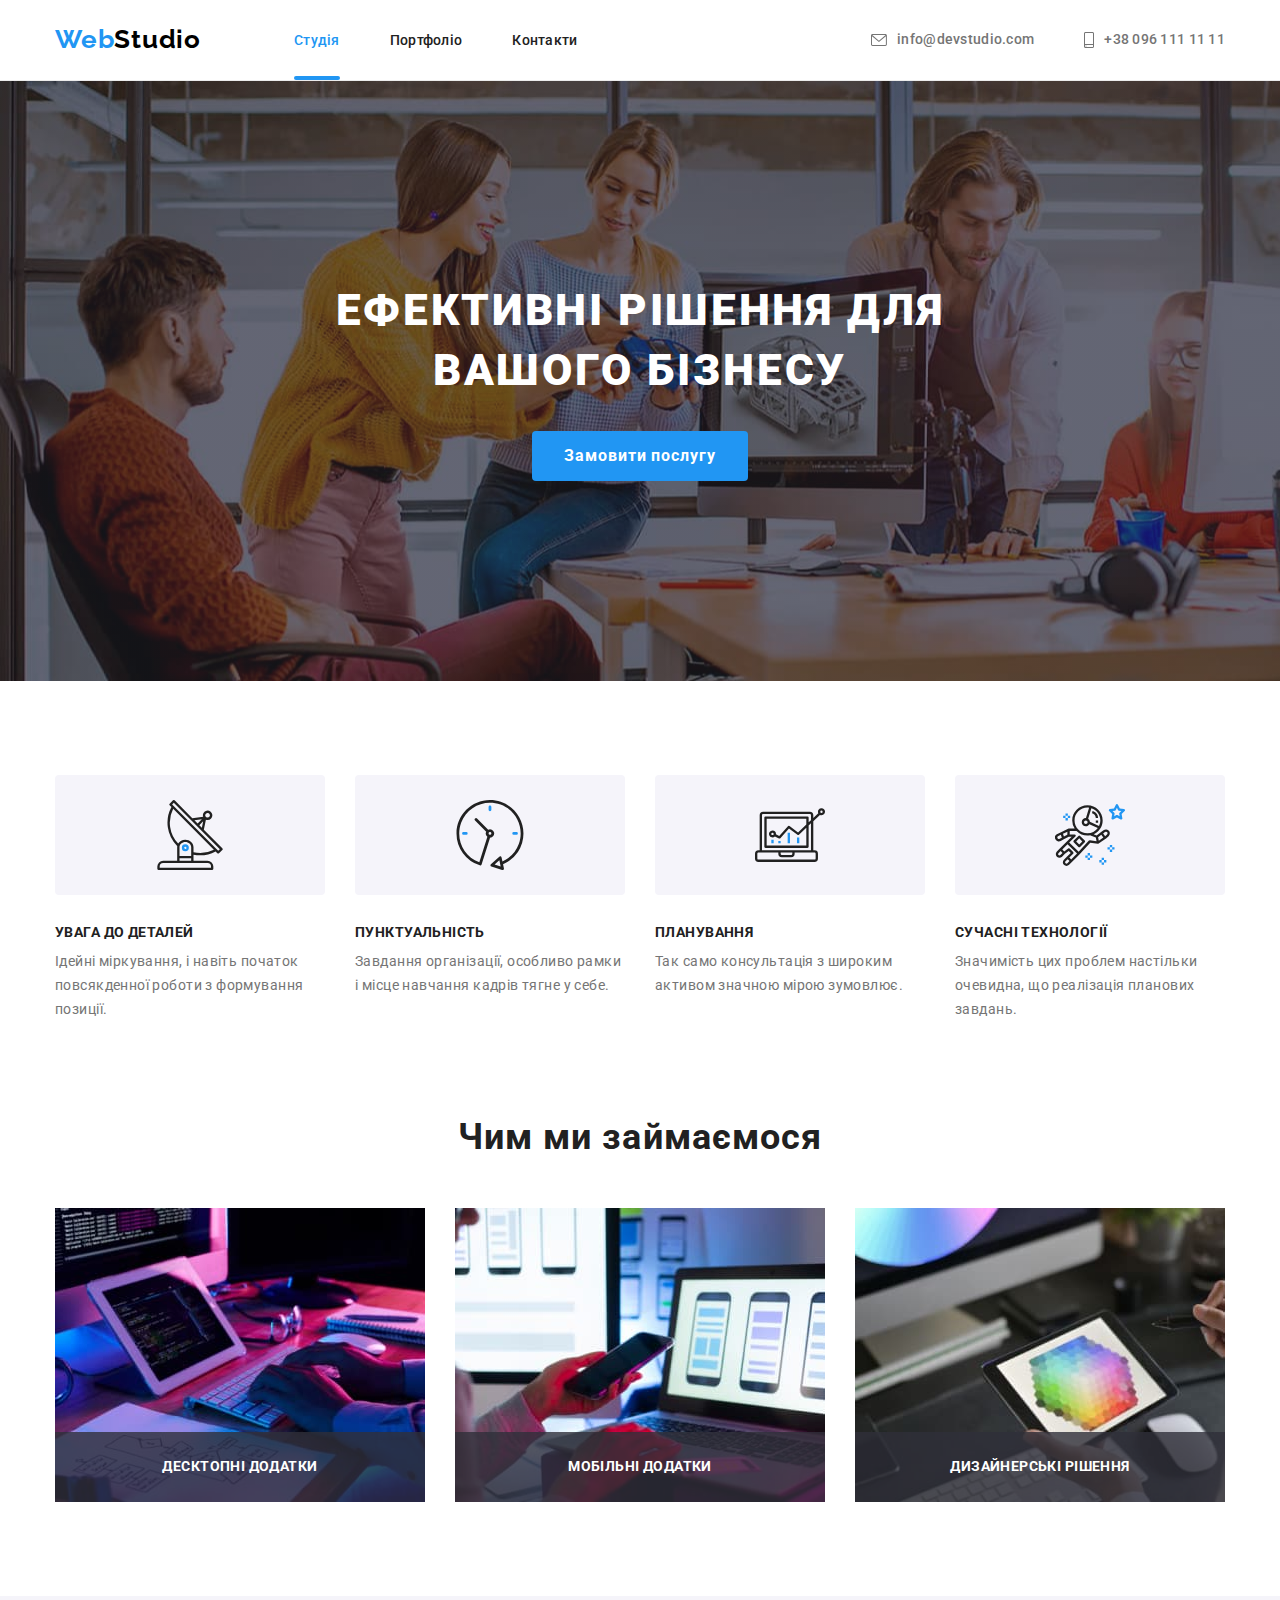
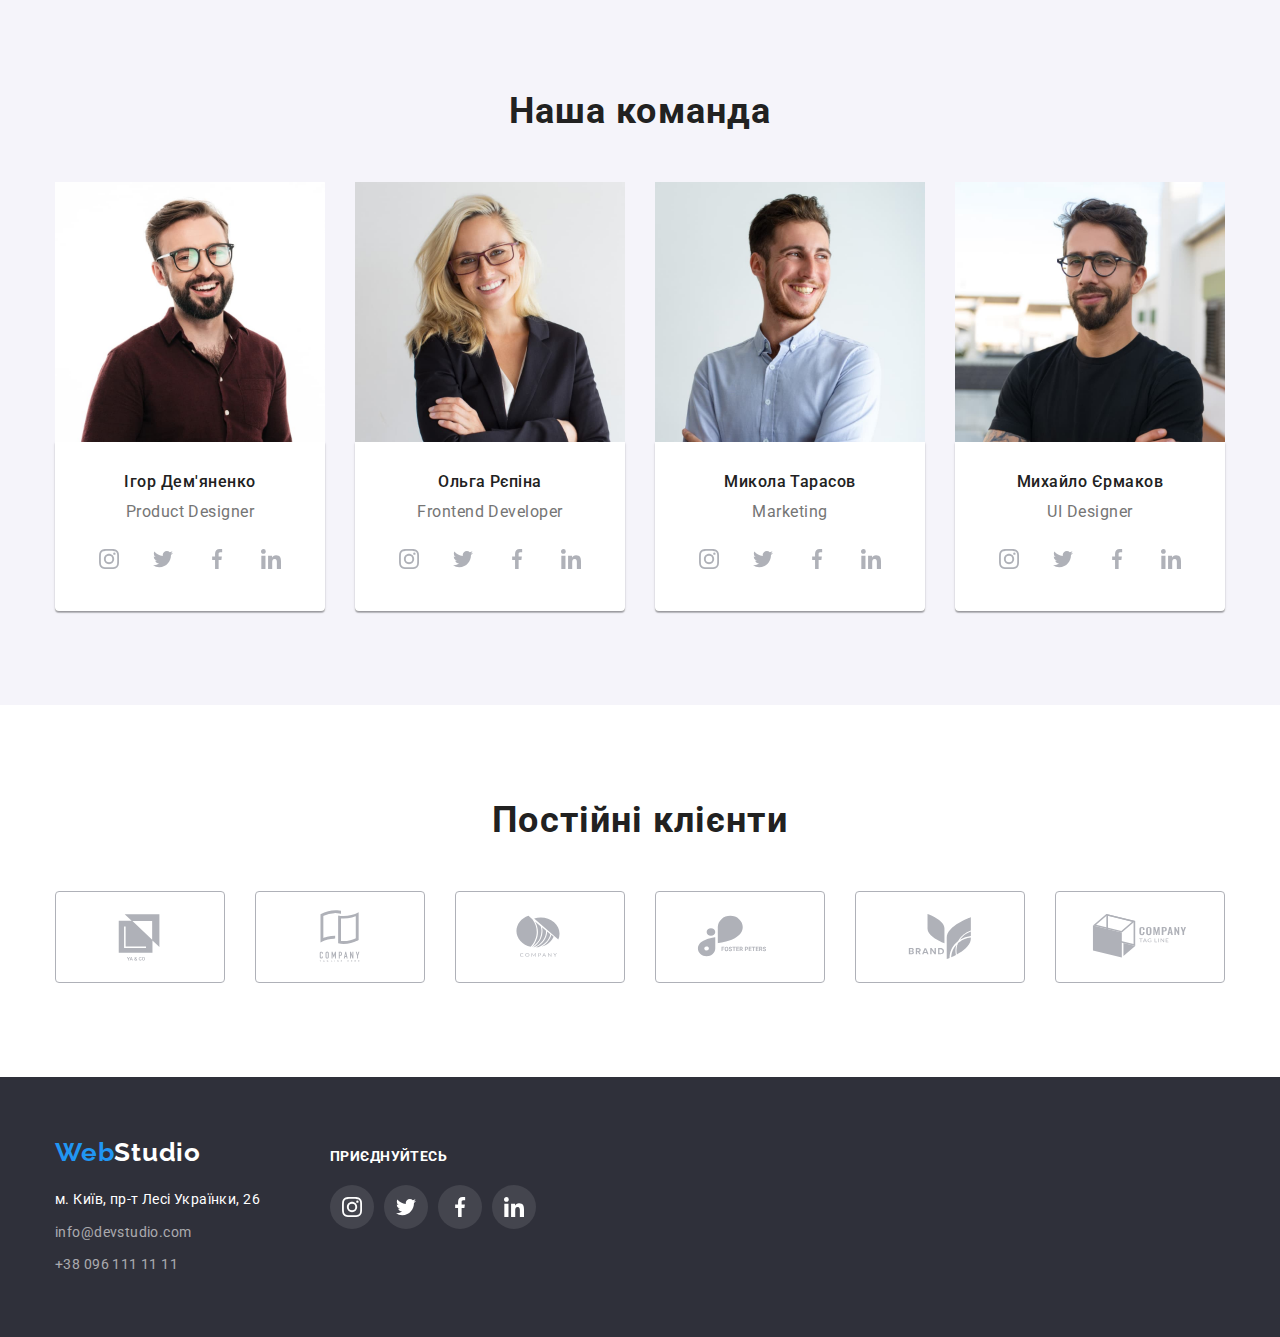
<file: index.html>
<!DOCTYPE html>
<html lang="uk">
  <head>
    <meta charset="UTF-8" />
    <meta http-equiv="X-UA-Compatible" content="IE=edge" />
    <meta name="viewport" content="width=device-width, initial-scale=1.0" />
    <title>Webstudio</title>
    <link rel="preconnect" href="https://fonts.googleapis.com" />
    <link rel="preconnect" href="https://fonts.gstatic.com" crossorigin />
    <link
      href="https://fonts.googleapis.com/css2?family=Montserrat:wght@400;500;600&family=Raleway:wght@700&family=Roboto:wght@400;500;700;900&display=swap"
      rel="stylesheet"
    />
    <link
      rel="stylesheet"
      href="https://cdn.jsdelivr.net/npm/modern-normalize@1.1.0/modern-normalize.min.css"
    />
    <link rel="stylesheet" href="./css/styles.css" />
  </head>

  <body>
    <!--ШАПКА-->
    <header class="page-header">
      <div class="container page-header-container">
        <nav class="page-nav">
          <a class="page-logo link" href="./index.html"
            >Web<span>Studio</span></a
          >
          <ul class="menu list">
            <li class="menu-item">
              <a class="link current" href="./index.html">Студія</a>
            </li>
            <li class="menu-item">
              <a class="link" href="./portfolio.html">Портфоліо</a>
            </li>
            <li class="menu-item">
              <a class="link" href="#contact">Контакти</a>
            </li>
          </ul>
        </nav>
        <ul class="contact-list list">
          <li class="contact-item">
            <a class="link" href="mailto:info@devstudio.com">
              <svg
                lang="en"
                aria-label="mail icon"
                class="contact-list-icon"
                width="16"
                height="12"
              >
                <use href="./images/icons.svg#icon-envelope"></use></svg
              >info@devstudio.com</a
            >
          </li>
          <li class="contact-item">
            <a class="link" href="tel:+3809611111">
              <svg
                lang="en"
                aria-label="smartphone icon"
                class="contact-list-icon"
                width="10"
                height="16"
              >
                <use href="./images/icons.svg#icon-smartphone"></use></svg
              >+38 096 111 11 11</a
            >
          </li>
        </ul>
      </div>
    </header>

    <main>
      <!--ГЕРОЙ-->
      <section class="hero-section section">
        <div class="hero-container container">
          <h1 class="hero-title">Ефективні рішення для вашого бізнесу</h1>
          <button class="hero-modal-btn" type="button" data-modal-open>
            Замовити послугу
          </button>
        </div>
      </section>

      <!--ОСОБЛИВОСТІ-->
      <section class="feature-section section">
        <div class="container">
          <h2 class="visually-hidden">Особливості</h2>
          <ul class="feature-list list">
            <li class="feature-card">
              <div class="feature-icon-container">
                <svg
                  lang="en"
                  aria-label="antenna icon"
                  width="70"
                  height="70"
                  class="feature-list-icon"
                >
                  <use href="./images/icons.svg#icon-antenna"></use>
                </svg>
              </div>
              <h3 class="sub-title">Увага до деталей</h3>
              <p>
                Ідейні міркування, і навіть початок повсякденної роботи з
                формування позиції.
              </p>
            </li>
            <li class="feature-card">
              <div class="feature-icon-container">
                <svg
                  lang="en"
                  aria-label="clock icon"
                  width="70"
                  height="70"
                  class="feature-list-icon"
                >
                  <use href="./images/icons.svg#icon-clock"></use>
                </svg>
              </div>
              <h3 class="sub-title">Пунктуальність</h3>
              <p>
                Завдання організації, особливо рамки і місце навчання кадрів
                тягне у себе.
              </p>
            </li>
            <li class="feature-card">
              <div class="feature-icon-container">
                <svg
                  lang="en"
                  aria-label="diagram icon"
                  width="70"
                  height="70"
                  class="feature-list-icon"
                >
                  <use href="./images/icons.svg#icon-diagram"></use>
                </svg>
              </div>
              <h3 class="sub-title">Планування</h3>
              <p>
                Так само консультація з широким активом значною мірою зумовлює.
              </p>
            </li>
            <li class="feature-card">
              <div class="feature-icon-container">
                <svg
                  lang="en"
                  aria-label="astronaut icon"
                  width="70"
                  height="70"
                  class="feature-list-icon"
                >
                  <use href="./images/icons.svg#icon-astronaut"></use>
                </svg>
              </div>
              <h3 class="sub-title">Сучасні технології</h3>
              <p>
                Значимість цих проблем настільки очевидна, що реалізація
                планових завдань.
              </p>
            </li>
          </ul>
        </div>
      </section>

      <!--ЧИМ МИ ЗАЙМАЄМОСЯ-->
      <section class="work-section section">
        <div class="container">
          <h2 class="title">Чим ми займаємося</h2>
          <ul class="work-list list">
            <li class="work-card">
              <div class="work-card-container">
                <img
                  src="./images/portfolio1.jpg"
                  alt="Набір тексту на клавіатурі"
                  class="work-img"
                  width="370"
                />
                <h3 class="work-overlay">Десктопні додатки</h3>
              </div>
            </li>
            <li class="work-card">
              <div class="work-card-container">
                <img
                  src="./images/portfolio2.jpg"
                  alt="Людина синхронізує телефон із сайтом"
                  class="work-img"
                  width="370"
                />
                <h3 class="work-overlay">Мобільні додатки</h3>
              </div>
            </li>
            <li class="work-card">
              <div class="work-card-container">
                <img
                  src="./images/portfolio3.jpg"
                  alt="Людина розглядає палітру кольорів на планшеті"
                  class="work-img"
                  width="370"
                />
                <h3 class="work-overlay">Дизайнерські рішення</h3>
              </div>
            </li>
          </ul>
        </div>
      </section>

      <!----------НАША КОМАНДА------------>
      <section class="team-section section">
        <div class="container">
          <h2 class="title">Наша команда</h2>
          <ul class="team-list list">
            <li class="team-card">
              <img
                class="team-img"
                src="./images/team1.jpg"
                alt="Усміхнений чоловік в бордовій сорочці та окулярах"
                width="270"
              />
              <div class="team-card-container">
                <h3 class="sub-title">Ігор Дем'яненко</h3>
                <p lang="en">Product Designer</p>
                <ul class="social-list list">
                  <li class="social-list-items">
                    <a href="" class="social-list-link">
                      <svg
                        lang="en"
                        aria-label="instagram icon"
                        class="social-list-icon"
                        width="20"
                        height="20"
                      >
                        <use href="./images/icons.svg#icon-instagram"></use>
                      </svg>
                    </a>
                  </li>
                  <li class="social-list-items">
                    <a href="" class="social-list-link">
                      <svg
                        lang="en"
                        aria-label="twitter icon"
                        class="social-list-icon"
                        width="20"
                        height="20"
                      >
                        <use href="./images/icons.svg#icon-twitter"></use>
                      </svg>
                    </a>
                  </li>
                  <li class="social-list-items">
                    <a href="" class="social-list-link">
                      <svg
                        lang="en"
                        aria-label="facebook icon"
                        class="social-list-icon"
                        width="20"
                        height="20"
                      >
                        <use href="./images/icons.svg#icon-facebook"></use>
                      </svg>
                    </a>
                  </li>
                  <li class="social-list-items">
                    <a href="" class="social-list-link">
                      <svg
                        lang="en"
                        aria-label="linkedin icon"
                        class="social-list-icon"
                        width="20"
                        height="20"
                      >
                        <use href="./images/icons.svg#icon-linkedin"></use>
                      </svg>
                    </a>
                  </li>
                </ul>
              </div>
            </li>
            <li class="team-card">
              <img
                class="team-img"
                src="./images/team2.jpg"
                alt="Усміхнена жінка з довгим світлим волоссям в окулярах"
                width="270"
              />
              <div class="team-card-container">
                <h3 class="sub-title">Ольга Рєпіна</h3>
                <p lang="en">Frontend Developer</p>
                <ul class="social-list list">
                  <li class="social-list-items">
                    <a href="" class="social-list-link">
                      <svg
                        lang="en"
                        aria-label="instagram icon"
                        class="social-list-icon"
                        width="20"
                        height="20"
                      >
                        <use href="./images/icons.svg#icon-instagram"></use>
                      </svg>
                    </a>
                  </li>
                  <li class="social-list-items">
                    <a href="" class="social-list-link">
                      <svg
                        lang="en"
                        aria-label="twitter icon"
                        class="social-list-icon"
                        width="20"
                        height="20"
                      >
                        <use href="./images/icons.svg#icon-twitter"></use>
                      </svg>
                    </a>
                  </li>
                  <li class="social-list-items">
                    <a href="" class="social-list-link">
                      <svg
                        lang="en"
                        aria-label="facebook icon"
                        class="social-list-icon"
                        width="20"
                        height="20"
                      >
                        <use href="./images/icons.svg#icon-facebook"></use>
                      </svg>
                    </a>
                  </li>
                  <li class="social-list-items">
                    <a href="" class="social-list-link">
                      <svg
                        lang="en"
                        aria-label="linkedin icon"
                        class="social-list-icon"
                        width="20"
                        height="20"
                      >
                        <use href="./images/icons.svg#icon-linkedin"></use>
                      </svg>
                    </a>
                  </li>
                </ul>
              </div>
            </li>
            <li class="team-card">
              <img
                class="team-img"
                src="./images/team3.jpg"
                alt="Усміхнений чоловік в блакитній сорочці"
                width="270"
              />
              <div class="team-card-container">
                <h3 class="sub-title">Микола Тарасов</h3>
                <p lang="en">Marketing</p>
                <ul class="social-list list">
                  <li class="social-list-items">
                    <a href="" class="social-list-link">
                      <svg
                        lang="en"
                        aria-label="instagram icon"
                        class="social-list-icon"
                        width="20"
                        height="20"
                      >
                        <use href="./images/icons.svg#icon-instagram"></use>
                      </svg>
                    </a>
                  </li>
                  <li class="social-list-items">
                    <a href="" class="social-list-link">
                      <svg
                        lang="en"
                        aria-label="twitter icon"
                        class="social-list-icon"
                        width="20"
                        height="20"
                      >
                        <use href="./images/icons.svg#icon-twitter"></use>
                      </svg>
                    </a>
                  </li>
                  <li class="social-list-items">
                    <a href="" class="social-list-link">
                      <svg
                        lang="en"
                        aria-label="facebook icon"
                        class="social-list-icon"
                        width="20"
                        height="20"
                      >
                        <use href="./images/icons.svg#icon-facebook"></use>
                      </svg>
                    </a>
                  </li>
                  <li class="social-list-items">
                    <a href="" class="social-list-link">
                      <svg
                        lang="en"
                        aria-label="linkedin icon"
                        class="social-list-icon"
                        width="20"
                        height="20"
                      >
                        <use href="./images/icons.svg#icon-linkedin"></use>
                      </svg>
                    </a>
                  </li>
                </ul>
              </div>
            </li>
            <li class="team-card">
              <img
                class="team-img"
                src="./images/team4.jpg"
                alt="Чоловік з бородою в окулярах та в чорній футболці"
                width="270"
              />
              <div class="team-card-container">
                <h3 class="sub-title">Михайло Єрмаков</h3>
                <p lang="en">UI Designer</p>
                <ul class="social-list list">
                  <li class="social-list-items">
                    <a href="" class="social-list-link">
                      <svg
                        lang="en"
                        aria-label="instagram icon"
                        class="social-list-icon"
                        width="20"
                        height="20"
                      >
                        <use href="./images/icons.svg#icon-instagram"></use>
                      </svg>
                    </a>
                  </li>
                  <li class="social-list-items">
                    <a href="" class="social-list-link">
                      <svg
                        lang="en"
                        aria-label="twitter icon"
                        class="social-list-icon"
                        width="20"
                        height="20"
                      >
                        <use href="./images/icons.svg#icon-twitter"></use>
                      </svg>
                    </a>
                  </li>
                  <li class="social-list-items">
                    <a href="" class="social-list-link">
                      <svg
                        lang="en"
                        aria-label="facebook icon"
                        class="social-list-icon"
                        width="20"
                        height="20"
                      >
                        <use href="./images/icons.svg#icon-facebook"></use>
                      </svg>
                    </a>
                  </li>
                  <li class="social-list-items">
                    <a href="" class="social-list-link">
                      <svg
                        lang="en"
                        aria-label="linkedin icon"
                        class="social-list-icon"
                        width="20"
                        height="20"
                      >
                        <use href="./images/icons.svg#icon-linkedin"></use>
                      </svg>
                    </a>
                  </li>
                </ul>
              </div>
            </li>
          </ul>
        </div>
      </section>

      <!-----------ПОСТІЙНІ КЛІЄНТИ---------->

      <section class="client-section section">
        <div class="container">
          <h2 class="title">Постійні клієнти</h2>
          <ul class="client-list list">
            <li class="client-items">
              <a href="" class="client-link">
                <svg
                  lang="en"
                  aria-label="icon logo"
                  class="client-list-icon"
                  width="106"
                  height="60"
                >
                  <use href="./images/icons.svg#icon-logo"></use>
                </svg>
              </a>
            </li>
            <li class="client-items">
              <a href="" class="client-link">
                <svg
                  lang="en"
                  aria-label="icon logo"
                  class="client-list-icon"
                  width="106"
                  height="60"
                >
                  <use href="./images/icons.svg#icon-logo1"></use>
                </svg>
              </a>
            </li>
            <li class="client-items">
              <a href="" class="client-link">
                <svg
                  lang="en"
                  aria-label="icon logo"
                  class="client-list-icon"
                  width="106"
                  height="60"
                >
                  <use href="./images/icons.svg#icon-logo2"></use>
                </svg>
              </a>
            </li>
            <li class="client-items">
              <a href="" class="client-link">
                <svg
                  lang="en"
                  aria-label="icon logo"
                  class="client-list-icon"
                  width="106"
                  height="60"
                >
                  <use href="./images/icons.svg#icon-logo3"></use>
                </svg>
              </a>
            </li>
            <li class="client-items">
              <a href="" class="client-link">
                <svg
                  lang="en"
                  aria-label="icon logo"
                  class="client-list-icon"
                  width="106"
                  height="60"
                >
                  <use href="./images/icons.svg#icon-logo4"></use>
                </svg>
              </a>
            </li>
            <li class="client-items">
              <a href="" class="client-link">
                <svg
                  lang="en"
                  aria-label="icon logo"
                  class="client-list-icon"
                  width="106"
                  height="60"
                >
                  <use href="./images/icons.svg#icon-logo5"></use>
                </svg>
              </a>
            </li>
          </ul>
        </div>
      </section>
    </main>

    <!--ПІДВАЛ-->
    <footer class="page-footer">
      <div class="page-footer-container container">
        <div class="footer-address-container">
          <a class="footer-logo link" href="./index.html"
            >Web<span>Studio</span></a
          >
          <address>
            <ul class="address-list list">
              <li class="address-item">
                <a
                  class="map-link link"
                  href="https://goo.gl/maps/N8Tj6YVg7JjazVd89"
                  target="_blank"
                  rel="noopener noreferrer nofollow"
                  >м. Київ, пр-т Лесі Українки, 26
                </a>
              </li>
              <li class="address-item">
                <a class="mail-link link" href="mailto:info@devstudio.com"
                  >info@devstudio.com</a
                >
              </li>
              <li class="address-item">
                <a class="telephone-link link" href="tel:+3809611111"
                  >+38 096 111 11 11</a
                >
              </li>
            </ul>
          </address>
        </div>

        <div class="footer-social-container">
          <p>Приєднуйтесь</p>
          <ul class="footer-social-list list">
            <li class="social-list-items">
              <a href="" class="footer-social-link">
                <svg
                  lang="en"
                  aria-label="instagram icon"
                  class="social-list-icon"
                  width="20"
                  height="20"
                >
                  <use href="./images/icons.svg#icon-instagram"></use>
                </svg>
              </a>
            </li>
            <li class="social-list-items">
              <a href="" class="footer-social-link">
                <svg
                  lang="en"
                  aria-label="twitter icon"
                  class="social-list-icon"
                  width="20"
                  height="20"
                >
                  <use href="./images/icons.svg#icon-twitter"></use>
                </svg>
              </a>
            </li>
            <li class="social-list-items">
              <a href="" class="footer-social-link">
                <svg
                  lang="en"
                  aria-label="facebook icon"
                  class="social-list-icon"
                  width="20"
                  height="20"
                >
                  <use href="./images/icons.svg#icon-facebook"></use>
                </svg>
              </a>
            </li>
            <li class="social-list-items">
              <a href="" class="footer-social-link">
                <svg
                  lang="en"
                  aria-label="linkedin icon"
                  class="social-list-icon"
                  width="20"
                  height="20"
                >
                  <use href="./images/icons.svg#icon-linkedin"></use>
                </svg>
              </a>
            </li>
          </ul>
        </div>
      </div>
    </footer>

    <!--------------МОДАЛКА------------->
    <div class="backdrop is-hidden" data-modal>
      <div class="hero-modal">
        <button type="button" class="modal-close-btn" data-modal-close>
          <svg class="modal-close-icon" width="18" height="18">
            <use href="./images/icons.svg#icon-close"></use>
          </svg>
        </button>
      </div>
    </div>
    <script src="./js/modal.js"></script>
  </body>
</html>
</file>
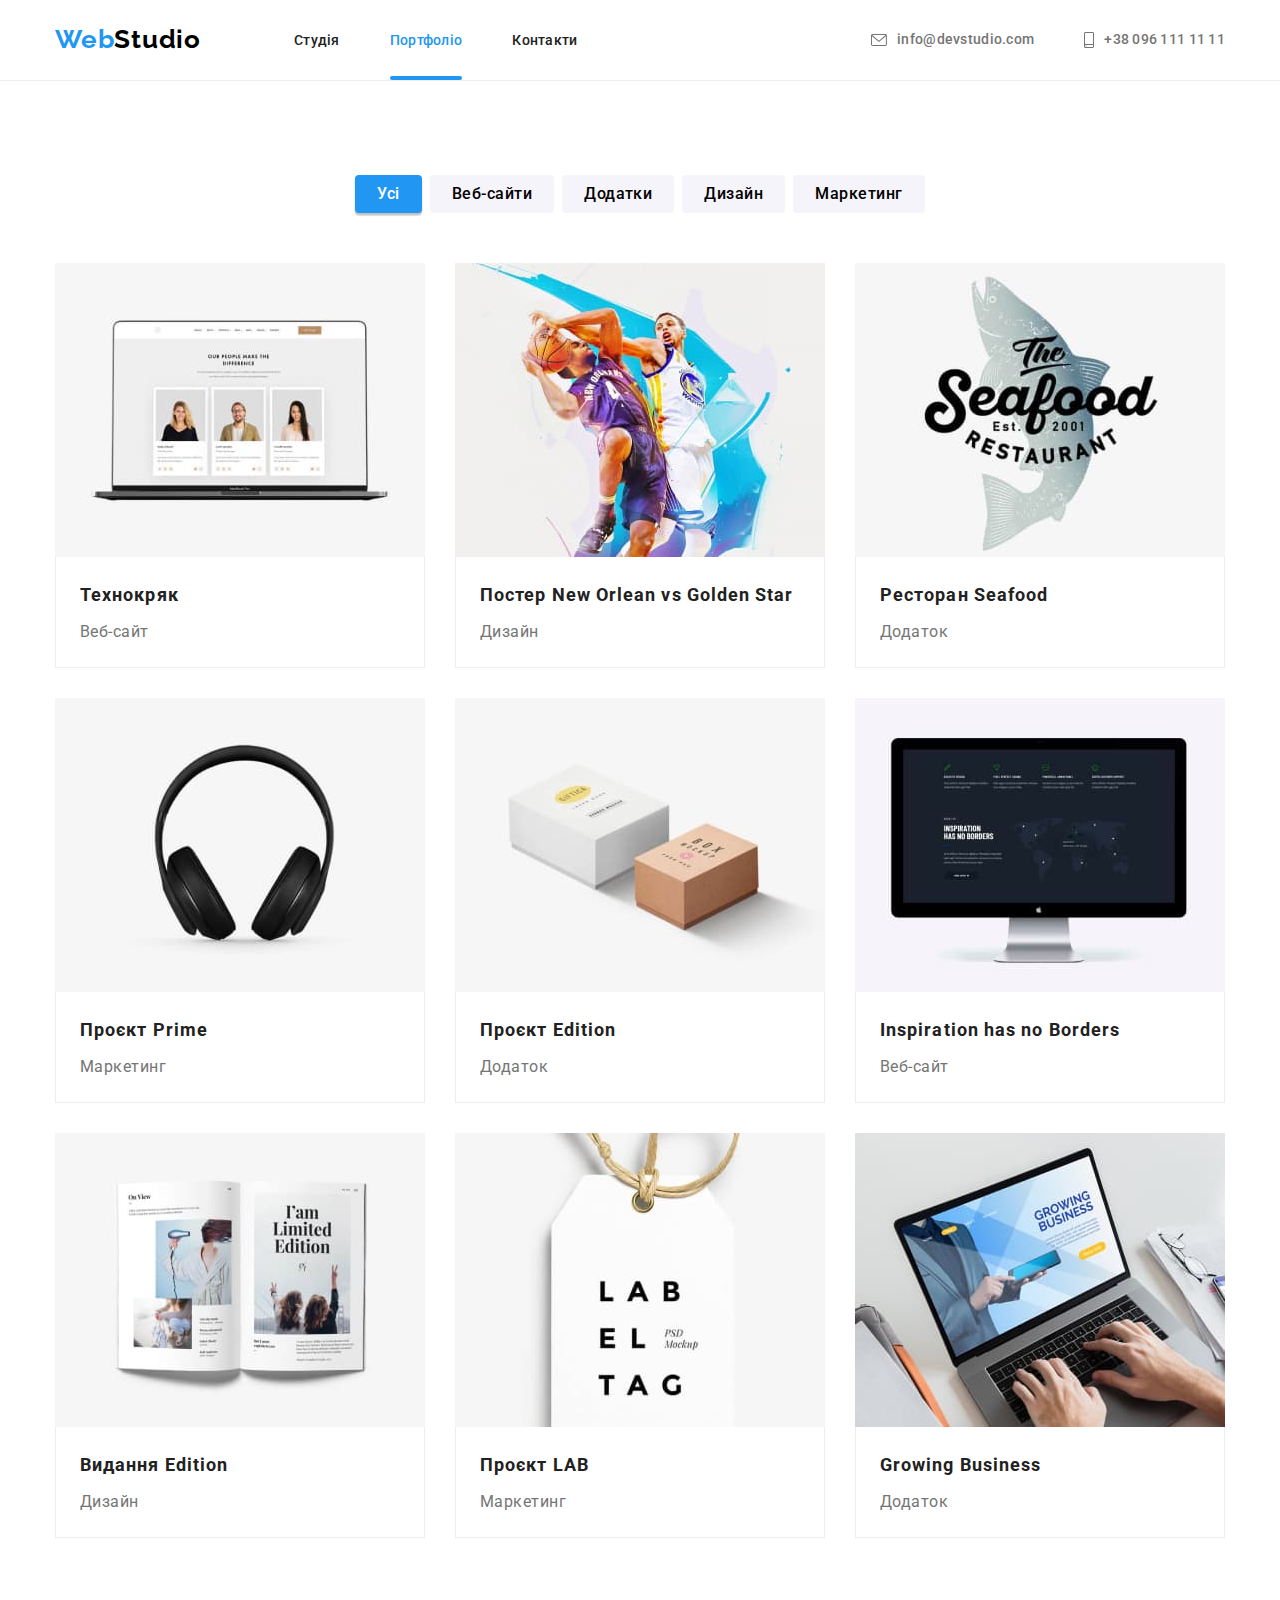
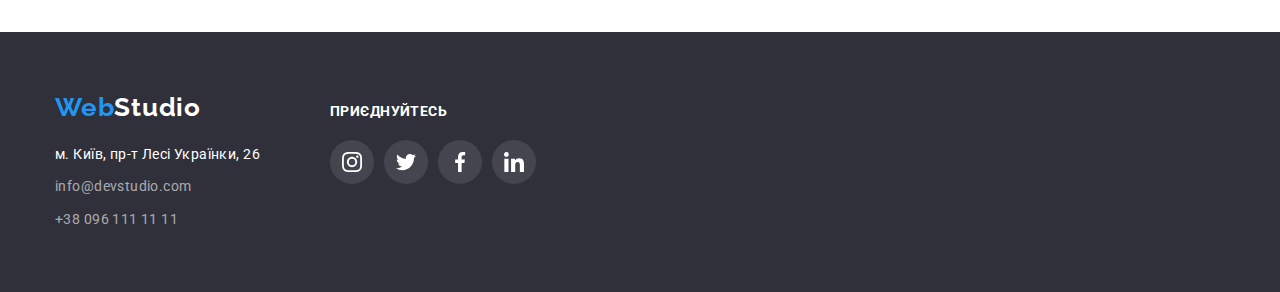
<file: portfolio.html>
<!DOCTYPE html>
<html lang="uk">
  <head>
    <meta charset="UTF-8" />
    <meta http-equiv="X-UA-Compatible" content="IE=edge" />
    <meta name="viewport" content="width=device-width, initial-scale=1.0" />
    <title>Portfolio</title>
    <link rel="preconnect" href="https://fonts.googleapis.com" />
    <link rel="preconnect" href="https://fonts.gstatic.com" crossorigin />
    <link
      href="https://fonts.googleapis.com/css2?family=Montserrat:wght@400;500;600&family=Raleway:wght@700&family=Roboto:wght@400;500;700;900&display=swap"
      rel="stylesheet"
    />
    <link
      rel="stylesheet"
      href="https://cdn.jsdelivr.net/npm/modern-normalize@1.1.0/modern-normalize.min.css"
    />
    <link rel="stylesheet" href="./css/styles.css" />
  </head>

  <body>
    <!-----------ШАПКА------------->
    <header class="page-header">
      <div class="container page-header-container">
        <nav class="page-nav">
          <a class="page-logo link" href="./index.html"
            >Web<span>Studio</span></a
          >
          <ul class="menu list">
            <li class="menu-item">
              <a class="link" href="./index.html">Студія</a>
            </li>
            <li class="menu-item">
              <a class="link current" href="./portfolio.html">Портфоліо</a>
            </li>
            <li class="menu-item">
              <a class="link" href="#contact">Контакти</a>
            </li>
          </ul>
        </nav>
        <ul class="contact-list list">
          <li class="contact-item">
            <a class="link" href="mailto:info@devstudio.com">
              <svg
                lang="en"
                aria-label="mail icon"
                class="contact-list-icon"
                width="16"
                height="12"
              >
                <use href="./images/icons.svg#icon-envelope"></use></svg
              >info@devstudio.com</a
            >
          </li>
          <li class="contact-item">
            <a class="link" href="tel:+3809611111">
              <svg
                lang="en"
                aria-label="smartphone icon"
                class="contact-list-icon"
                width="10"
                height="16"
              >
                <use href="./images/icons.svg#icon-smartphone"></use></svg
              >+38 096 111 11 11</a
            >
          </li>
        </ul>
      </div>
    </header>

    <main>
      <!----------------ПОРТФОЛІО----------------->
      <section class="portfolio-section section">
        <div class="container">
          <h1 class="visually-hidden">Портфоліо</h1>
          <ul class="filter-list list">
            <li class="filter-item">
              <button class="filter-btn active" type="button">Усі</button>
            </li>
            <li class="filter-item">
              <button class="filter-btn" type="button">Веб-сайти</button>
            </li>
            <li class="filter-item">
              <button class="filter-btn" type="button">Додатки</button>
            </li>
            <li class="filter-item">
              <button class="filter-btn" type="button">Дизайн</button>
            </li>
            <li class="filter-item">
              <button class="filter-btn" type="button">Маркетинг</button>
            </li>
          </ul>

          <ul class="portfolio-list list">
            <li class="portfolio-card">
              <a href="" class="portfolio-card-link link">
                <div class="portfolio-img-container">
                  <img
                    class="portfolio-img"
                    src="./images/project1.jpg"
                    alt="Ноутбук у якому три окремих портрети жінки чоловіка та жінки"
                    width="370"
                  />
                  <p class="portfolio-overlay">
                    Ресурс пропонує комплексні пропозиції з різним рівнем
                    функціоналу та сервісів. Все це дозволить відвідувачу
                    отримати вичерпні відомості про компанію чи приватну особу.
                  </p>
                </div>
                <div class="portfolio-card-container">
                  <h2 class="portfolio-title">Технокряк</h2>
                  <p class="portfolio-card-description">Веб-сайт</p>
                </div>
              </a>
            </li>
            <li class="portfolio-card">
              <a href="" class="portfolio-card-link link">
                <div class="portfolio-img-container">
                  <img
                    class="portfolio-img"
                    src="./images/project2.jpg"
                    alt="Двоє професійних баскетболістів в процесі гри"
                    width="370"
                  />
                  <p class="portfolio-overlay">
                    Ресурс пропонує комплексні пропозиції з різним рівнем
                    функціоналу та сервісів. Все це дозволить відвідувачу
                    отримати вичерпні відомості про компанію чи приватну особу.
                  </p>
                </div>
                <div class="portfolio-card-container">
                  <h2 class="portfolio-title">
                    Постер <span lang="en">New Orlean vs Golden Star</span>
                  </h2>
                  <p class="portfolio-card-description">Дизайн</p>
                </div>
              </a>
            </li>
            <li class="portfolio-card">
              <a href="" class="portfolio-card-link link">
                <div class="portfolio-img-container">
                  <img
                    class="portfolio-img"
                    src="./images/project3.jpg"
                    alt="Логотип ресторану у вигляді риби з надписом"
                    width="370"
                  />
                  <p class="portfolio-overlay">
                    Ресурс пропонує комплексні пропозиції з різним рівнем
                    функціоналу та сервісів. Все це дозволить відвідувачу
                    отримати вичерпні відомості про компанію чи приватну особу.
                  </p>
                </div>
                <div class="portfolio-card-container">
                  <h2 class="portfolio-title">
                    Ресторан <span lang="en">Seafood</span>
                  </h2>
                  <p class="portfolio-card-description">Додаток</p>
                </div>
              </a>
            </li>
            <li class="portfolio-card">
              <a href="" class="portfolio-card-link link">
                <div class="portfolio-img-container">
                  <img
                    class="portfolio-img"
                    src="./images/project4.jpg"
                    alt="Повнорозмірні безпровідні чорні навушники"
                    width="370"
                  />
                  <p class="portfolio-overlay">
                    Ресурс пропонує комплексні пропозиції з різним рівнем
                    функціоналу та сервісів. Все це дозволить відвідувачу
                    отримати вичерпні відомості про компанію чи приватну особу.
                  </p>
                </div>
                <div class="portfolio-card-container">
                  <h2 class="portfolio-title">
                    Проєкт <span lang="en">Prime</span>
                  </h2>
                  <p class="portfolio-card-description">Маркетинг</p>
                </div>
              </a>
            </li>
            <li class="portfolio-card">
              <a href="" class="portfolio-card-link link">
                <div class="portfolio-img-container">
                  <img
                    class="portfolio-img"
                    src="./images/project5.jpg"
                    alt=" Лежать поруч дві картонні коробки біла та рожева"
                    width="370"
                  />
                  <p class="portfolio-overlay">
                    Ресурс пропонує комплексні пропозиції з різним рівнем
                    функціоналу та сервісів. Все це дозволить відвідувачу
                    отримати вичерпні відомості про компанію чи приватну особу.
                  </p>
                </div>
                <div class="portfolio-card-container">
                  <h2 class="portfolio-title">
                    Проєкт <span lang="en">Edition</span>
                  </h2>
                  <p class="portfolio-card-description">Додаток</p>
                </div>
              </a>
            </li>
            <li class="portfolio-card">
              <a href="" class="portfolio-card-link link">
                <div class="portfolio-img-container">
                  <img
                    class="portfolio-img"
                    src="./images/project6.jpg"
                    alt="Увімкнений монітор"
                    width="370"
                  />
                  <p class="portfolio-overlay">
                    Ресурс пропонує комплексні пропозиції з різним рівнем
                    функціоналу та сервісів. Все це дозволить відвідувачу
                    отримати вичерпні відомості про компанію чи приватну особу.
                  </p>
                </div>
                <div class="portfolio-card-container">
                  <h2 class="portfolio-title" lang="en">
                    Inspiration has no Borders
                  </h2>
                  <p class="portfolio-card-description">Веб-сайт</p>
                </div>
              </a>
            </li>
            <li class="portfolio-card">
              <a href="" class="portfolio-card-link link">
                <div class="portfolio-img-container">
                  <img
                    class="portfolio-img"
                    src="./images/project7.jpg"
                    alt="Розкритий журнал з фотографіями жінок з довгим волоссям"
                    width="370"
                  />
                  <p class="portfolio-overlay">
                    Ресурс пропонує комплексні пропозиції з різним рівнем
                    функціоналу та сервісів. Все це дозволить відвідувачу
                    отримати вичерпні відомості про компанію чи приватну особу.
                  </p>
                </div>
                <div class="portfolio-card-container">
                  <h2 class="portfolio-title">
                    Видання <span lang="en">Edition</span>
                  </h2>
                  <p class="portfolio-card-description">Дизайн</p>
                </div>
              </a>
            </li>
            <li class="portfolio-card">
              <a href="" class="portfolio-card-link link">
                <div class="portfolio-img-container">
                  <img
                    class="portfolio-img"
                    src="./images/project8.jpg"
                    alt="Біла паперова бірка зі слоганом"
                    width="370"
                  />
                  <p class="portfolio-overlay">
                    Ресурс пропонує комплексні пропозиції з різним рівнем
                    функціоналу та сервісів. Все це дозволить відвідувачу
                    отримати вичерпні відомості про компанію чи приватну особу.
                  </p>
                </div>
                <div class="portfolio-card-container">
                  <h2 class="portfolio-title">
                    Проєкт <span lang="en">LAB</span>
                  </h2>
                  <p class="portfolio-card-description">Маркетинг</p>
                </div>
              </a>
            </li>
            <li class="portfolio-card">
              <a href="" class="portfolio-card-link link">
                <div class="portfolio-img-container">
                  <img
                    class="portfolio-img"
                    src="./images/project9.jpg"
                    alt="Руки чоловіка на клавіатурі увімкненого ноутбука"
                    width="370"
                  />
                  <p class="portfolio-overlay">
                    Ресурс пропонує комплексні пропозиції з різним рівнем
                    функціоналу та сервісів. Все це дозволить відвідувачу
                    отримати вичерпні відомості про компанію чи приватну особу.
                  </p>
                </div>
                <div class="portfolio-card-container">
                  <h2 class="portfolio-title" lang="en">Growing Business</h2>
                  <p class="portfolio-card-description">Додаток</p>
                </div>
              </a>
            </li>
          </ul>
        </div>
      </section>
    </main>

    <!-------------ПІДВАЛ------------->
    <footer class="page-footer">
      <div class="page-footer-container container">
        <div class="footer-address-container">
          <a class="footer-logo link" href="./index.html"
            >Web<span>Studio</span></a
          >

          <address>
            <ul class="address-list list">
              <li class="address-item">
                <a
                  class="map-link link"
                  href="https://goo.gl/maps/N8Tj6YVg7JjazVd89"
                  target="_blank"
                  rel="noopener noreferrer nofollow"
                  >м. Київ, пр-т Лесі Українки, 26</a
                >
              </li>
              <li class="address-item">
                <a class="mail-link link" href="mailto:info@devstudio.com"
                  >info@devstudio.com</a
                >
              </li>
              <li class="address-item">
                <a class="telephone-link link" href="tel:+3809611111"
                  >+38 096 111 11 11</a
                >
              </li>
            </ul>
          </address>
        </div>

        <div class="footer-social-container">
          <p>Приєднуйтесь</p>
          <ul class="footer-social-list list">
            <li class="social-list-items">
              <a href="" class="footer-social-link">
                <svg
                  lang="en"
                  aria-label="instagram icon"
                  class="social-list-icon"
                  width="20"
                  height="20"
                >
                  <use href="./images/icons.svg#icon-instagram"></use>
                </svg>
              </a>
            </li>
            <li class="social-list-items">
              <a href="" class="footer-social-link">
                <svg
                  lang="en"
                  aria-label="twitter icon"
                  class="social-list-icon"
                  width="20"
                  height="20"
                >
                  <use href="./images/icons.svg#icon-twitter"></use>
                </svg>
              </a>
            </li>
            <li class="social-list-items">
              <a href="" class="footer-social-link">
                <svg
                  lang="en"
                  aria-label="facebook icon"
                  class="social-list-icon"
                  width="20"
                  height="20"
                >
                  <use href="./images/icons.svg#icon-facebook"></use>
                </svg>
              </a>
            </li>
            <li class="social-list-items">
              <a href="" class="footer-social-link">
                <svg
                  lang="en"
                  aria-label="linkedin icon"
                  class="social-list-icon"
                  width="20"
                  height="20"
                >
                  <use href="./images/icons.svg#icon-linkedin"></use>
                </svg>
              </a>
            </li>
          </ul>
        </div>
      </div>
    </footer>
  </body>
</html>
</file>
<file: css/styles.css>
:root {
  --primary-font: "Roboto", sans-serif;
  --secondary-font: "Raleway", sans-serif;
  --primary-text-color-theme-light: #212121;
  --secondary-text-color-theme-light: #757575;
  --primary-text-color-theme-dark: #ffffff;
  --secondary-text-color-theme-dark: #ffffff99;
  --primary-background-color: #ffffff;
  --secondary-background-color: #f5f4fa;
  --primary-dark-bg-color: #2f303a;
  --secondary-dark-bg-color: rgba(255, 255, 255, 0.1);
  --hero-bg-color: #c4c4c4;
  --accent-color: #2196f3;
  --primary-icon-fill: #afb1b8;
  --overlay-bg-blue-color: rgba(33, 150, 243, 0.9);
  --overlay-bg-dark-color: rgba(47, 48, 58, 0.8);
  --backdrop-color: rgba(0, 0, 0, 0.2);
  --transition-dur-and-func: 250ms cubic-bezier(0.4, 0, 0.2, 1);
}

body {
  font-family: var(--primary-font);
  background-color: var(--primary-background-color);
  color: var(--primary-text-color-theme-light);
}

h1,
h2,
h3,
h4,
p {
  margin-top: 0;
  margin-bottom: 0;
}

ul,
ol {
  margin-top: 0;
  margin-bottom: 0;
  padding-left: 0;
}

.link {
  text-decoration: none;
}

.list {
  list-style: none;
}

img {
  display: block;
}
button {
  cursor: pointer;
  border: 0;
}

.container {
  width: 1200px;
  margin-left: auto;
  margin-right: auto;
  padding-left: 15px;
  padding-right: 15px;
}

.section {
  padding-top: 94px;
  padding-bottom: 94px;
}

.title {
  font-weight: 700;
  font-size: 36px;
  line-height: 1.17;
  text-align: center;
  letter-spacing: 0.03em;
  margin-bottom: 50px;
}

.sub-title {
  margin-bottom: 10px;
  letter-spacing: 0.03em;
}

.visually-hidden {
  position: absolute;
  white-space: nowrap;
  width: 1px;
  height: 1px;
  overflow: hidden;
  border: 0;
  padding: 0;
  clip: rect(0 0 0 0);
  clip-path: inset(50%);
  margin: -1px;
}

.current::after {
  position: absolute;
  bottom: 0;
  left: 0;
  display: block;
  content: "";
  width: 100%;
  height: 4px;
  border-radius: 2px;
  background-color: var(--accent-color);
}

/*============================= HEADER =================*/
.page-header {
  border-bottom: 1px solid #ececec;
}
.page-header-container {
  display: flex;
  justify-content: space-between;
}
.page-nav {
  display: flex;
  align-items: center;
}

header .page-logo {
  font-family: var(--secondary-font);
  font-weight: 700;
  font-size: 26px;
  line-height: 1.19;
  letter-spacing: 0.03em;
  color: var(--accent-color);
  margin-right: 93px;
  padding-top: 24px;
  padding-bottom: 25px;
}

.page-logo span {
  color: black;
}

.menu {
  display: flex;
  align-items: center;
  column-gap: 50px;
}

.contact-list {
  display: flex;
  align-items: center;
  column-gap: 50px;
}

.menu .link {
  position: relative;
  font-weight: 500;
  font-size: 14px;
  line-height: 1.14;
  letter-spacing: 0.02em;
  color: var(--primary-text-color-theme-light);
  transition: color var(--transition-dur-and-func);
  padding-top: 32px;
  padding-bottom: 32px;
}
.contact-item {
  display: inline-block;
}

.menu .link.current {
  color: var(--accent-color);
}

.menu .link:hover,
.menu .link:focus {
  color: var(--accent-color);
}

.contact-item > .link {
  display: flex;
  align-items: center;
  font-weight: 500;
  font-size: 14px;
  line-height: 1.14;
  letter-spacing: 0.02em;
  color: var(--secondary-text-color-theme-light);
  transition: color var(--transition-dur-and-func);
}

.contact-item:hover .link,
.contact-item:focus .link {
  color: var(--accent-color);
}

.contact-list-icon {
  margin-right: 10px;
  fill: currentColor;
}

/*================= HERO ================*/
.hero-section {
  max-width: 1600px;
  margin: 0 auto;
  padding-top: 200px;
  padding-bottom: 200px;
  background-color: var(--hero-bg-color);
  background-image: linear-gradient(
      rgba(47, 48, 58, 0.4),
      rgba(47, 48, 58, 0.4)
    ),
    url(../images/herobg.jpg);
  background-size: cover;
}

.hero-container {
  display: flex;
  flex-direction: column;
  align-items: center;
}

.hero-title {
  font-weight: 900;
  font-size: 44px;
  line-height: 1.36;
  text-align: center;
  letter-spacing: 0.06em;
  text-transform: uppercase;
  color: var(--primary-text-color-theme-dark);
  width: 696px;
  margin-bottom: 30px;
}

.hero-modal-btn {
  font-weight: 700;
  font-size: 16px;
  line-height: 1.87;
  letter-spacing: 0.06em;
  color: var(--primary-text-color-theme-dark);
  background-color: var(--accent-color);
  border-radius: 4px;
  padding: 10px 32px;
  transition: background-color var(--transition-dur-and-func),
    box-shadow var(--transition-dur-and-func);
}

.hero-modal-btn:hover,
.hero-modal-btn:focus {
  box-shadow: 0px 4px 4px rgba(0, 0, 0, 0.15);
  background-color: #188ce8;
}

/*================= FEATURES ================*/
.feature-list {
  display: flex;
  column-gap: 30px;
}

.feature-card {
  flex-basis: calc((100% - 90px) / 4);
}

.feature-icon-container {
  display: flex;
  justify-content: center;
  align-items: center;
  border-radius: 4px;
  background-color: var(--secondary-background-color);
  padding-top: 25px;
  padding-bottom: 25px;
  margin-bottom: 30px;
}

.feature-list .sub-title {
  font-weight: 700;
  font-size: 14px;
  line-height: 1.14;
  text-transform: uppercase;
}

.feature-list p {
  font-weight: 400;
  font-size: 14px;
  line-height: 1.71;
  letter-spacing: 0.03em;
  color: var(--secondary-text-color-theme-light);
}

/*===================== WORK =================*/
.work-section {
  padding-top: 0;
}

.work-list {
  display: flex;
  gap: 30px;
}

.work-card {
  flex-basis: calc((100% - 60px) / 3);
}

.work-card-container {
  position: relative;
}

.work-overlay {
  position: absolute;
  bottom: 0;
  left: 0;
  width: 100%;
  font-weight: 700;
  font-size: 14px;
  line-height: 1.14;
  text-align: center;
  letter-spacing: 0.03em;
  text-transform: uppercase;
  color: var(--primary-text-color-theme-dark);
  background-color: var(--overlay-bg-dark-color);
  padding-top: 27px;
  padding-bottom: 27px;
}

/*====================== TEAM ==================*/
.team-section {
  background-color: var(--secondary-background-color);
}

.team-list {
  display: flex;
  gap: 30px;
}

.team-card {
  flex-basis: calc((100% - 90px) / 4);
  background-color: var(--primary-background-color);
}

.team-card-container {
  box-shadow: 0px 1px 3px rgba(0, 0, 0, 0.12), 0px 1px 1px rgba(0, 0, 0, 0.14),
    0px 2px 1px rgba(0, 0, 0, 0.2);
  border-radius: 0px 0px 4px 4px;
  padding-top: 30px;
  padding-bottom: 30px;
}

.team-list .sub-title {
  font-weight: 500;
  font-size: 16px;
  line-height: 1.19;
  text-align: center;
}

.team-list p {
  font-weight: 400;
  font-size: 16px;
  line-height: 1.19;
  text-align: center;
  letter-spacing: 0.03em;
  color: var(--secondary-text-color-theme-light);
  margin-bottom: 16px;
}

.social-list {
  display: flex;
  justify-content: center;
  column-gap: 10px;
}

.social-list-items {
  width: 44px;
  height: 44px;
}

.social-list-link {
  display: flex;
  justify-content: center;
  align-items: center;
  width: 100%;
  height: 100%;
  border-radius: 50%;
  fill: var(--primary-icon-fill);
  background-color: var(--primary-background-color);
  transition: background-color var(--transition-dur-and-func),
    fill var(--transition-dur-and-func);
}

.social-list-link:hover,
.social-list-link:focus {
  background-color: var(--accent-color);
  fill: var(--primary-background-color);
}

/*================CLIENTS==================*/

.client-list {
  display: flex;
  gap: 30px;
}
.client-items {
  height: 92px;
  flex-basis: calc((100% - 150px) / 6);
}

.client-link {
  display: flex;
  justify-content: center;
  align-items: center;
  width: 100%;
  height: 100%;
  border: 1px solid var(--primary-icon-fill);
  border-radius: 4px;
  color: var(--primary-icon-fill);
  transition: border-color var(--transition-dur-and-func),
    color var(--transition-dur-and-func);
}

.client-link:hover,
.client-link:focus {
  color: var(--accent-color);
  border-color: var(--accent-color);
}

.client-list-icon {
  fill: currentColor;
}

/*========================FOOTER====================*/
.page-footer {
  background: var(--primary-dark-bg-color);
  padding-top: 60px;
  padding-bottom: 60px;
}

.page-footer-container {
  display: flex;
  flex-direction: row;
  align-items: baseline;
}

.footer-address-container {
  display: flex;
  flex-direction: column;
  margin-right: 70px;
}

.footer-logo {
  font-family: var(--secondary-font);
  font-weight: 700;
  font-size: 26px;
  line-height: 1.19;
  letter-spacing: 0.03em;
  color: var(--accent-color);
  margin-bottom: 20px;
}

.footer-logo span {
  color: var(--primary-text-color-theme-dark);
}

.address-list {
  display: flex;
  flex-direction: column;
  row-gap: 9px;
}

.address-list a {
  font-style: normal;
  font-weight: 400;
  font-size: 14px;
  line-height: 1.71;
  letter-spacing: 0.03em;
  color: var(--secondary-text-color-theme-dark);
}

address .map-link {
  color: var(--primary-text-color-theme-dark);
}

.address-item > .link {
  transition: color var(--transition-dur-and-func);
}

.address-item .link:hover,
.address-item .link:focus {
  color: var(--accent-color);
}

.footer-social-container {
  display: flex;
  flex-direction: column;
  align-items: baseline;
}

.footer-social-container > p {
  font-weight: 700;
  font-size: 14px;
  line-height: 1.14;
  letter-spacing: 0.03em;
  text-transform: uppercase;
  color: var(--primary-text-color-theme-dark);
  margin-bottom: 20px;
}

.footer-social-list {
  display: flex;
  justify-content: center;
  column-gap: 10px;
}

.footer-social-link {
  display: flex;
  justify-content: center;
  align-items: center;
  width: 100%;
  height: 100%;
  border-radius: 50%;
  fill: #afb1b8;
  background-color: var(--secondary-dark-bg-color);
  fill: var(--primary-text-color-theme-dark);
  transition: background-color var(--transition-dur-and-func);
}

.footer-social-link:hover,
.footer-social-link:focus {
  background-color: var(--accent-color);
}

/*============BACKDROP MODAL===========*/

.backdrop {
  position: fixed;
  top: 0;
  left: 0;
  z-index: 100;
  width: 100%;
  height: 100%;
  background-color: var(--backdrop-color);
  transition: opacity var(--transition-dur-and-func),
    visibility var(--transition-dur-and-func);
}

.backdrop.is-hidden {
  opacity: 0;
  visibility: hidden;
  pointer-events: none;
}

.hero-modal {
  position: absolute;
  top: 50%;
  left: 50%;
  transform: translate(-50%, -50%);
  width: 528px;
  height: 581px;
  background-color: var(--primary-background-color);
  box-shadow: 0px 1px 3px rgba(0, 0, 0, 0.12), 0px 1px 1px rgba(0, 0, 0, 0.14),
    0px 2px 1px rgba(0, 0, 0, 0.2);
  border-radius: 4px;
}

.modal-close-btn {
  position: absolute;
  top: 8px;
  right: 8px;
  display: flex;
  justify-content: center;
  align-items: center;
  width: 30px;
  height: 30px;
  border: 1px solid rgba(0, 0, 0, 0.1);
  border-radius: 50%;
  background-color: var(--primary-background-color);
  padding: 0;
}
/*========================PORTFOLIO================*/
.filter-list {
  display: flex;
  justify-content: center;
  gap: 8px;
  margin-bottom: 50px;
}

.filter-btn {
  font-weight: 500;
  font-size: 16px;
  line-height: 1.62;
  letter-spacing: 0.03em;
  background-color: #f5f4fa;
  border-radius: 4px;
  padding: 6px 22px;
  transition: box-shadow var(--transition-dur-and-func),
    background-color var(--transition-dur-and-func),
    color var(--transition-dur-and-func);
}

.filter-btn:hover,
.filter-btn:focus {
  color: var(--primary-text-color-theme-dark);
  background-color: var(--accent-color);
  box-shadow: 0px 3px 1px rgba(0, 0, 0, 0.1), 0px 1px 2px rgba(0, 0, 0, 0.08),
    0px 2px 2px rgba(0, 0, 0, 0.12);
}

.filter-btn.active {
  color: var(--primary-text-color-theme-dark);
  background-color: var(--accent-color);
  box-shadow: 0px 3px 1px rgba(0, 0, 0, 0.1), 0px 1px 2px rgba(0, 0, 0, 0.08),
    0px 2px 2px rgba(0, 0, 0, 0.12);
}

.portfolio-list {
  display: flex;
  flex-wrap: wrap;
  gap: 30px;
}

.portfolio-card {
  flex-basis: calc((100% - 60px) / 3);
}

.portfolio-card-link {
  display: block;
  transition: box-shadow var(--transition-dur-and-func);
}

.portfolio-card-link:hover,
.portfolio-card-link:focus {
  box-shadow: 0px 1px 1px rgba(0, 0, 0, 0.12), 0px 4px 4px rgba(0, 0, 0, 0.06),
    1px 4px 6px rgba(0, 0, 0, 0.16);
}

.portfolio-card-container {
  border: 1px solid #eeeeee;
  border-top: 0;
  padding: 20px 24px;
}

.portfolio-title {
  font-weight: 700;
  font-size: 18px;
  line-height: 2;
  letter-spacing: 0.06em;
  color: var(--primary-text-color-theme-light);
  margin-bottom: 4px;
}

.portfolio-card-description {
  font-weight: 400;
  font-size: 16px;
  line-height: 1.87;
  letter-spacing: 0.03em;
  color: var(--secondary-text-color-theme-light);
}

.portfolio-img-container {
  position: relative;
  overflow: hidden;
}

.portfolio-overlay {
  position: absolute;
  top: 0;
  left: 0;
  width: 100%;
  height: 100%;
  font-weight: 400;
  font-size: 18px;
  line-height: 1.55;
  letter-spacing: 0.03em;
  overflow: auto;
  transform: translateY(100%);
  transition: transform var(--transition-dur-and-func),
    background-color var(--transition-dur-and-func),
    color var(--transition-dur-and-func);
  padding: 63px 24px;
}

.portfolio-card-link:hover .portfolio-overlay,
.portfolio-card-link:focus .portfolio-overlay {
  transform: translateY(0);
  background-color: var(--overlay-bg-blue-color);
  color: var(--primary-text-color-theme-dark);
}
</file>
